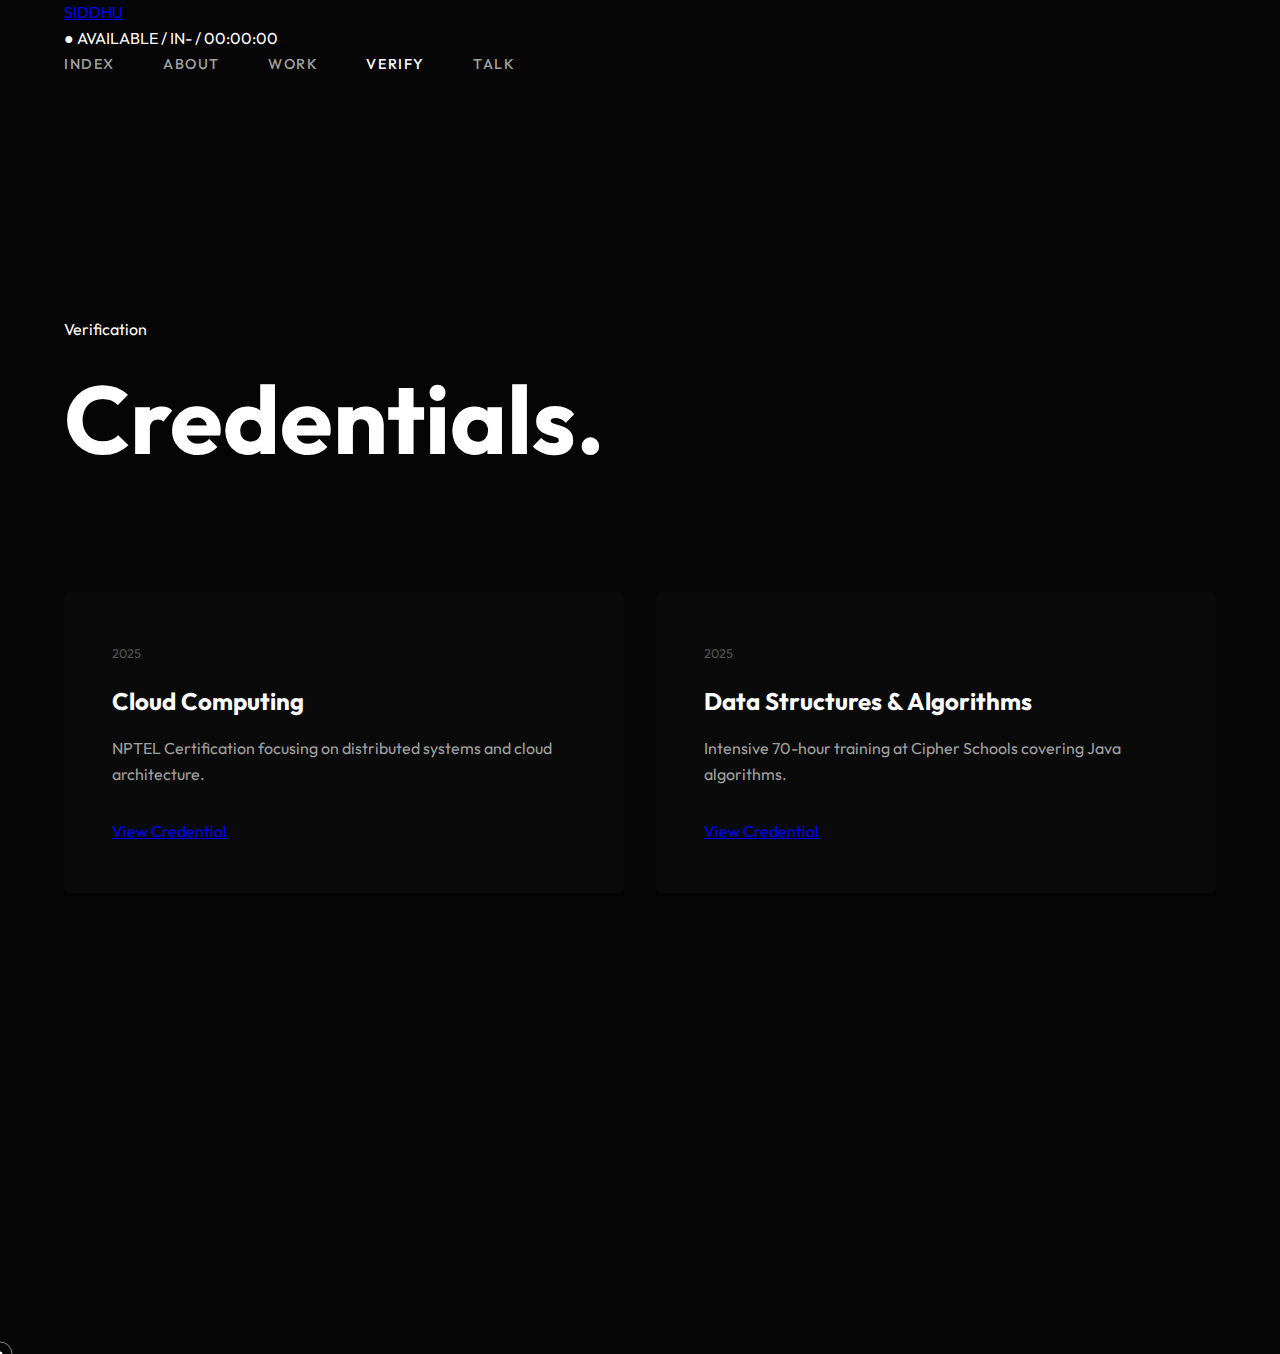
<file: certificates.html>
<!DOCTYPE html>
<html lang="en">

<head>
    <meta charset="UTF-8">
    <meta name="viewport" content="width=device-width, initial-scale=1.0">
    <title>Verify | Siddhu</title>
    <link rel="stylesheet" href="https://cdnjs.cloudflare.com/ajax/libs/font-awesome/6.4.0/css/all.min.css">
    <link rel="stylesheet" href="css/style.css">
</head>

<body>
    <nav class="nav-wrapper">
        <div class="container nav-content">
            <a href="index.html" class="nav-brand scramble-text">SIDDHU</a>
            <div class="nav-status">● AVAILABLE / IN- / 00:00:00</div>
            <ul class="nav-links">
                <li><a href="index.html" class="nav-link">Index</a></li>
                <li><a href="about.html" class="nav-link">About</a></li>
                <li><a href="projects.html" class="nav-link">Work</a></li>
                <li><a href="certificates.html" class="nav-link active">Verify</a></li>
                <li><a href="contact.html" class="nav-link">Talk</a></li>
            </ul>
        </div>
    </nav>

    <main class="container">
        <section class="reveal" style="padding-top: 15rem;">
            <span class="section-label">Verification</span>
            <h1 style="font-size: clamp(3rem, 8vw, 6rem); margin-bottom: 6rem;">Credentials.</h1>

            <div style="display: grid; grid-template-columns: repeat(auto-fill, minmax(400px, 1fr)); gap: 2rem;">
                <div class="reveal"
                    style="background: var(--bg-surface); border: 1px solid var(--border-color); padding: 3rem; border-radius: 8px;">
                    <span style="color: var(--text-muted); font-size: 0.8rem;">2025</span>
                    <h3 style="margin: 1rem 0; font-size: 1.5rem;">Cloud Computing</h3>
                    <p style="color: var(--text-secondary); margin-bottom: 2rem;">NPTEL Certification focusing on
                        distributed systems and cloud architecture.</p>
                    <a href="#" class="btn-premium">View Credential</a>
                </div>
                <div class="reveal"
                    style="background: var(--bg-surface); border: 1px solid var(--border-color); padding: 3rem; border-radius: 8px;">
                    <span style="color: var(--text-muted); font-size: 0.8rem;">2025</span>
                    <h3 style="margin: 1rem 0; font-size: 1.5rem;">Data Structures & Algorithms</h3>
                    <p style="color: var(--text-secondary); margin-bottom: 2rem;">Intensive 70-hour training at Cipher
                        Schools covering Java algorithms.</p>
                    <a href="#" class="btn-premium">View Credential</a>
                </div>
                <div class="reveal"
                    style="background: var(--bg-surface); border: 1px solid var(--border-color); padding: 3rem; border-radius: 8px;">
                    <span style="color: var(--text-muted); font-size: 0.8rem;">2025</span>
                    <h3 style="margin: 1rem 0; font-size: 1.5rem;">MERN Stack Expert</h3>
                    <p style="color: var(--text-secondary); margin-bottom: 2rem;">Comprehensive full-stack development
                        certification from Udemy.</p>
                    <a href="#" class="btn-premium">View Credential</a>
                </div>
            </div>
        </section>
    </main>

    <script src="js/script.js"></script>
</body>

</html>
</file>
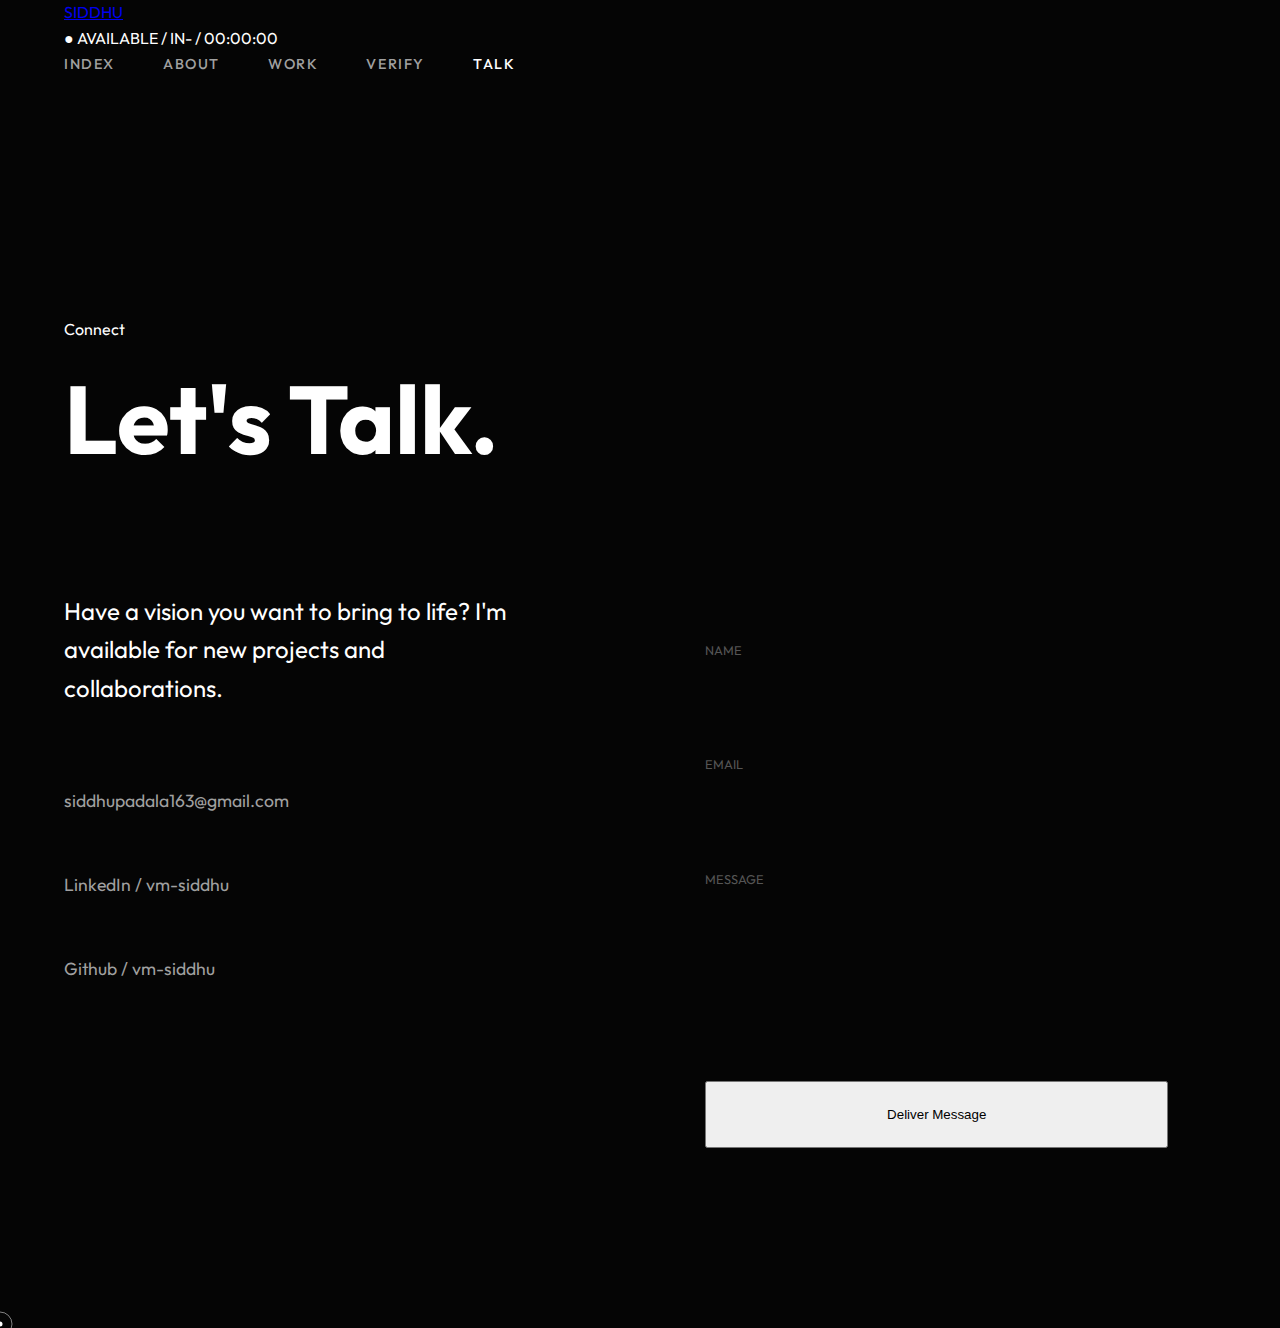
<file: contact.html>
<!DOCTYPE html>
<html lang="en">

<head>
    <meta charset="UTF-8">
    <meta name="viewport" content="width=device-width, initial-scale=1.0">
    <title>Contact | Siddhu</title>
    <link rel="stylesheet" href="https://cdnjs.cloudflare.com/ajax/libs/font-awesome/6.4.0/css/all.min.css">
    <link rel="stylesheet" href="css/style.css">
    <link rel="stylesheet" href="css/contact.css">
</head>

<body>
    <nav class="nav-wrapper">
        <div class="container nav-content">
            <a href="index.html" class="nav-brand scramble-text">SIDDHU</a>
            <div class="nav-status">● AVAILABLE / IN- / 00:00:00</div>
            <ul class="nav-links">
                <li><a href="index.html" class="nav-link">Index</a></li>
                <li><a href="about.html" class="nav-link">About</a></li>
                <li><a href="projects.html" class="nav-link">Work</a></li>
                <li><a href="certificates.html" class="nav-link">Verify</a></li>
                <li><a href="contact.html" class="nav-link active">Talk</a></li>
            </ul>
            <div class="nav-hamburger">
                <span></span>
                <span></span>
                <span></span>
            </div>
        </div>
    </nav>

    <main class="container">
        <section class="reveal pt-responsive">
            <span class="section-label">Connect</span>
            <h1 style="font-size: clamp(3rem, 8vw, 6rem); margin-bottom: 6rem;">Let's Talk.</h1>

            <div class="responsive-grid-contact">
                <div class="contact-info">
                    <p style="font-size: 1.5rem; color: var(--text-primary); margin-bottom: 3rem;">
                        Have a vision you want to bring to life? I'm available for new projects and collaborations.
                    </p>

                    <div style="display: flex; flex-direction: column; gap: 2.5rem;">
                        <a href="mailto:siddhupadala163@gmail.com"
                            style="color: var(--text-secondary); text-decoration: none; font-size: 1.1rem; border-bottom: 1px solid var(--border-color); padding-bottom: 1rem; transition: var(--transition-fast);">
                            siddhupadala163@gmail.com
                        </a>
                        <a href="#"
                            style="color: var(--text-secondary); text-decoration: none; font-size: 1.1rem; border-bottom: 1px solid var(--border-color); padding-bottom: 1rem; transition: var(--transition-fast);">
                            LinkedIn / vm-siddhu
                        </a>
                        <a href="#"
                            style="color: var(--text-secondary); text-decoration: none; font-size: 1.1rem; border-bottom: 1px solid var(--border-color); padding-bottom: 1rem; transition: var(--transition-fast);">
                            Github / vm-siddhu
                        </a>
                    </div>
                </div>

                <div class="contact-form reveal">
                    <form style="display: grid; gap: 2rem;">
                        <div style="display: grid; gap: 0.5rem;">
                            <label
                                style="font-size: 0.8rem; color: var(--text-muted); text-transform: uppercase;">Name</label>
                            <input type="text"
                                style="background: transparent; border: none; border-bottom: 1px solid var(--border-color); padding: 1rem 0; color: #fff; font-size: 1.2rem; outline: none; transition: border-color 0.3s;"
                                onfocus="this.style.borderColor='#fff'"
                                onblur="this.style.borderColor='rgba(255,255,255,0.08)'">
                        </div>
                        <div style="display: grid; gap: 0.5rem;">
                            <label
                                style="font-size: 0.8rem; color: var(--text-muted); text-transform: uppercase;">Email</label>
                            <input type="email"
                                style="background: transparent; border: none; border-bottom: 1px solid var(--border-color); padding: 1rem 0; color: #fff; font-size: 1.2rem; outline: none; transition: border-color 0.3s;"
                                onfocus="this.style.borderColor='#fff'"
                                onblur="this.style.borderColor='rgba(255,255,255,0.08)'">
                        </div>
                        <div style="display: grid; gap: 0.5rem;">
                            <label
                                style="font-size: 0.8rem; color: var(--text-muted); text-transform: uppercase;">Message</label>
                            <textarea rows="4"
                                style="background: transparent; border: none; border-bottom: 1px solid var(--border-color); padding: 1rem 0; color: #fff; font-size: 1.2rem; outline: none; transition: border-color 0.3s; resize: none;"
                                onfocus="this.style.borderColor='#fff'"
                                onblur="this.style.borderColor='rgba(255,255,255,0.08)'"></textarea>
                        </div>
                        <button type="submit" class="btn-premium"
                            style="margin-top: 2rem; padding: 1.5rem 3rem;">Deliver Message</button>
                    </form>
                </div>
            </div>
        </section>
    </main>

    <script src="js/script.js"></script>
</body>

</html>
</file>
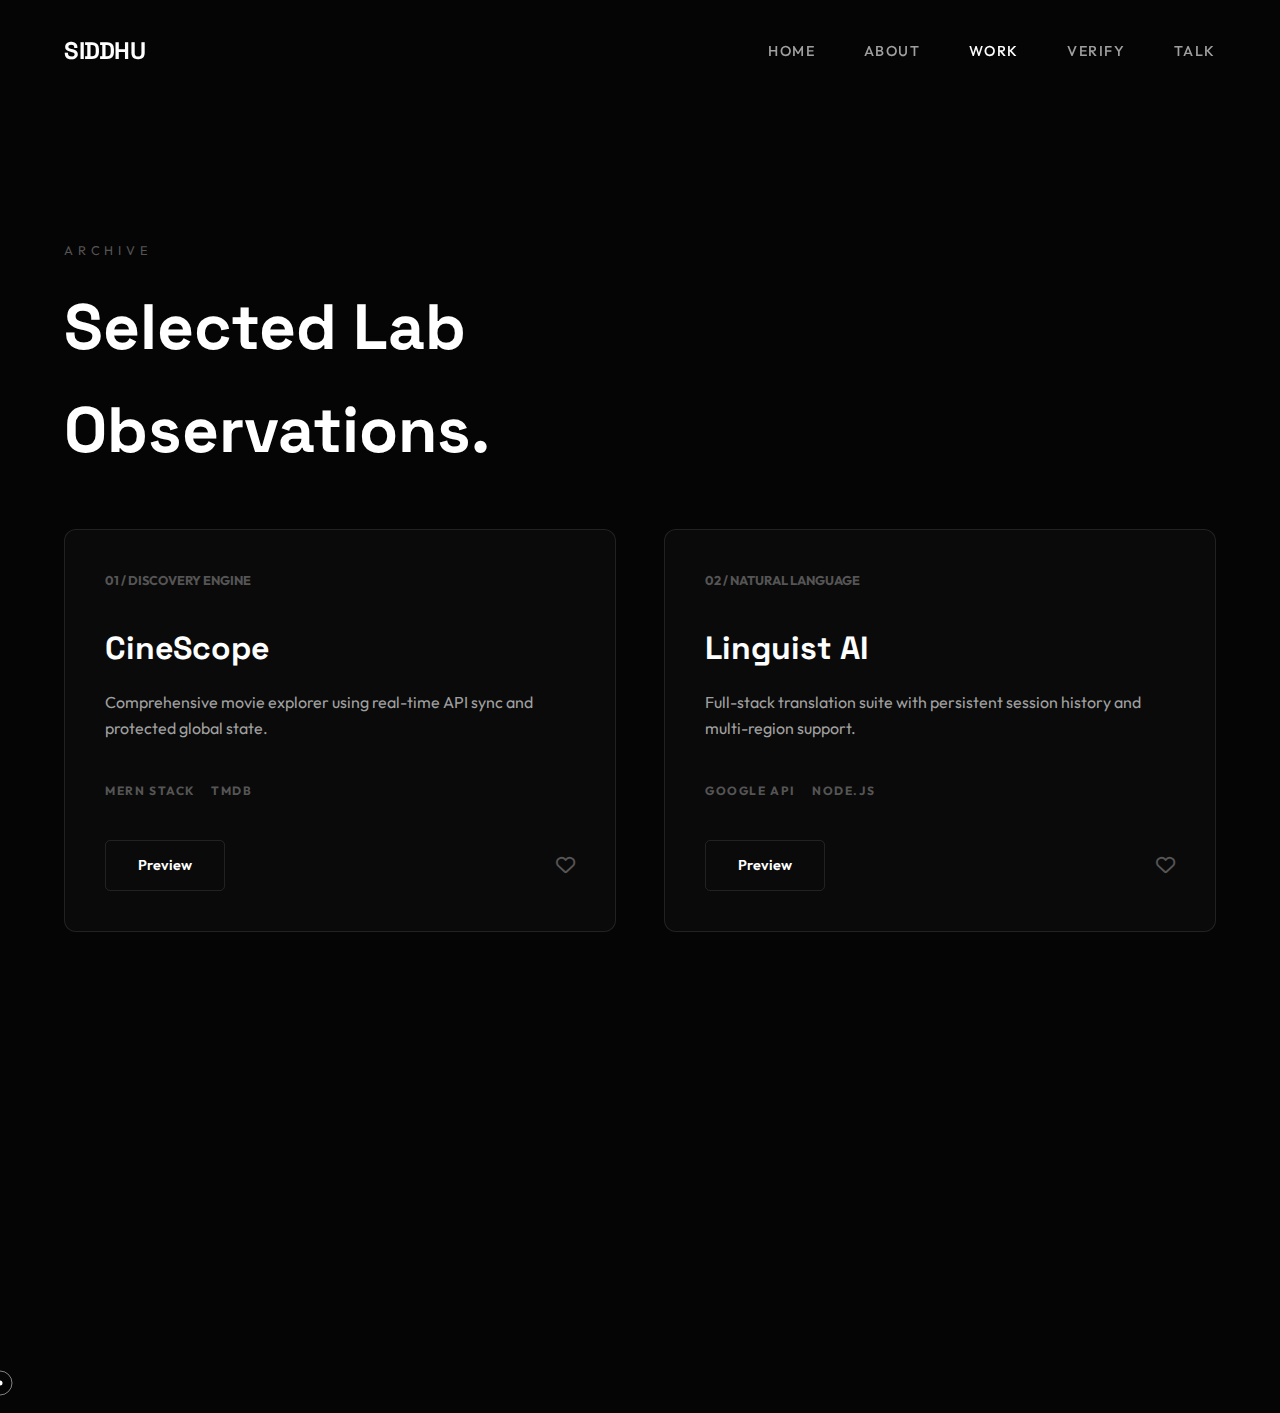
<file: projects.html>
<!DOCTYPE html>
<html lang="en">

<head>
    <meta charset="UTF-8">
    <meta name="viewport" content="width=device-width, initial-scale=1.0">
    <title>Work | Siddhu Padala</title>
    <link rel="stylesheet" href="https://cdnjs.cloudflare.com/ajax/libs/font-awesome/6.4.0/css/all.min.css">
    <link rel="stylesheet" href="css/style.css">
    <link rel="stylesheet" href="css/projects.css">
</head>

<body>
    <nav class="navbar">
        <div class="container nav-container">
            <a href="index.html" class="logo">SIDDHU</a>
            <ul class="nav-links">
                <li><a href="index.html" class="nav-link">Home</a></li>
                <li><a href="about.html" class="nav-link">About</a></li>
                <li><a href="projects.html" class="nav-link active">Work</a></li>
                <li><a href="certificates.html" class="nav-link">Verify</a></li>
                <li><a href="contact.html" class="nav-link">Talk</a></li>
            </ul>
        </div>
    </nav>

    <main class="container" style="padding-top: 15rem;">
        <header class="reveal">
            <span class="section-tag">Archive</span>
            <h1 class="section-title">Selected Lab <br>Observations.</h1>
        </header>

        <div class="projects-grid">

            <!-- Project 01 -->
            <div class="project-card reveal">
                <span class="project-number">01 / DISCOVERY ENGINE</span>
                <h2 class="project-title">CineScope</h2>
                <p class="project-desc">
                    Comprehensive movie explorer using real-time API sync and protected global state.
                </p>
                <div class="project-tags">
                    <span class="tag">MERN Stack</span>
                    <span class="tag">TMDB</span>
                </div>
                <div class="project-actions">
                    <a href="https://cinescope-1-kmoz.onrender.com/" target="_blank" class="btn btn-outline">Preview</a>
                    <button class="like-btn"><i class="far fa-heart"></i></button>
                </div>
            </div>

            <!-- Project 02 -->
            <div class="project-card reveal">
                <span class="project-number">02 / NATURAL LANGUAGE</span>
                <h2 class="project-title">Linguist AI</h2>
                <p class="project-desc">
                    Full-stack translation suite with persistent session history and multi-region support.
                </p>
                <div class="project-tags">
                    <span class="tag">Google API</span>
                    <span class="tag">Node.js</span>
                </div>
                <div class="project-actions">
                    <a href="https://language-translator-sigma-five.vercel.app/" target="_blank" class="btn btn-outline">Preview</a>
                    <button class="like-btn"><i class="far fa-heart"></i></button>
                </div>
            </div>

            <!-- Project 03 -->
            <div class="project-card reveal">
                <span class="project-number">03 / CRM SYSTEMS</span>
                <h2 class="project-title">Pet Safety Sync</h2>
                <p class="project-desc">
                    Centralized management system for animal welfare and adoption tracking.
                </p>
                <div class="project-tags">
                    <span class="tag">PHP</span>
                    <span class="tag">MySQL</span>
                </div>
                <div class="project-actions">
                    <a href="http://petfinder.infinityfreeapp.com/" target="_blank" class="btn btn-outline">Study</a>
                    <button class="like-btn"><i class="far fa-heart"></i></button>
                </div>
            </div>

        </div>
    </main>

    <script src="js/script.js"></script>
</body>

</html>
</file>
<file: css/style.css>
@import url('https://fonts.googleapis.com/css2?family=Outfit:wght@300;400;500;600;700;800&family=Space+Grotesk:wght@300;400;500;600;700&display=swap');

:root {
    --bg-black: #050505;
    --bg-surface: #0a0a0a;
    --bg-card: #0f0f0f;
    --text-primary: #ffffff;
    --text-secondary: #a0a0a0;
    --text-muted: #555555;
    --accent: #ffffff;
    --border: rgba(255, 255, 255, 0.1);
    --border-hover: rgba(255, 255, 255, 0.2);

    --font-main: 'Outfit', sans-serif;
    --font-heading: 'Space Grotesk', sans-serif;

    --transition: all 0.5s cubic-bezier(0.2, 1, 0.3, 1);
}

* {
    margin: 0;
    padding: 0;
    box-sizing: border-box;
    -webkit-font-smoothing: antialiased;
}

body {
    background-color: var(--bg-black);
    color: var(--text-primary);
    font-family: var(--font-main);
    line-height: 1.6;
    overflow-x: hidden;
}

/* Scroll Progress */
.scroll-bar {
    position: fixed;
    top: 0;
    left: 0;
    height: 2px;
    background: #fff;
    z-index: 9999;
}

.container {
    max-width: 1400px;
    margin: 0 auto;
    padding: 0 4rem;
}

@media (max-width: 768px) {
    .container {
        padding: 0 1.5rem;
    }
}

/* Custom Cursor - Refined */
.cursor {
    width: 25px;
    height: 25px;
    border: 1px solid rgba(255, 255, 255, 0.5);
    border-radius: 50%;
    position: fixed;
    pointer-events: none;
    z-index: 10000;
    transition: transform 0.2s cubic-bezier(0.175, 0.885, 0.32, 1.275), background 0.3s;
    transform: translate(-50%, -50%);
}

.cursor-dot {
    width: 5px;
    height: 5px;
    background: #fff;
    border-radius: 50%;
    position: fixed;
    pointer-events: none;
    z-index: 10001;
    transform: translate(-50%, -50%);
}

.cursor-grow {
    transform: translate(-50%, -50%) scale(2.5);
    background: rgba(255, 255, 255, 0.1);
    border-color: #fff;
}

/* Navbar - Clean & Functional */
.navbar {
    position: fixed;
    top: 0;
    width: 100%;
    z-index: 1000;
    padding: 2rem 0;
    transition: var(--transition);
}

.navbar.scrolled {
    padding: 1.2rem 0;
    background: rgba(5, 5, 5, 0.8);
    backdrop-filter: blur(15px);
    border-bottom: 1px solid var(--border);
}

.nav-container {
    display: flex;
    justify-content: space-between;
    align-items: center;
}

.logo {
    font-family: var(--font-heading);
    font-weight: 700;
    font-size: 1.5rem;
    color: #fff;
    text-decoration: none;
    letter-spacing: -0.5px;
}

.nav-links {
    display: flex;
    list-style: none;
    gap: 3rem;
    align-items: center;
}

.nav-link {
    text-decoration: none;
    color: var(--text-secondary);
    font-size: 0.9rem;
    font-weight: 500;
    text-transform: uppercase;
    letter-spacing: 0.1rem;
    transition: var(--transition);
}

.nav-link:hover,
.nav-link.active {
    color: #fff;
}

.pt-responsive {
    padding-top: 15rem;
}

@media (max-width: 768px) {
    .pt-responsive {
        padding-top: 8rem;
    }
}

/* Responsive Grid Utilities for Secondary Pages */
.responsive-grid-2 {
    display: grid;
    grid-template-columns: 1.5fr 1fr;
    gap: 6rem;
    align-items: start;
}

@media (max-width: 992px) {
    .responsive-grid-2 {
        grid-template-columns: 1fr;
        gap: 3rem;
    }
}

.responsive-grid-contact {
    display: grid;
    grid-template-columns: 1fr 1.2fr;
    gap: 8rem;
    align-items: start;
}

@media (max-width: 992px) {
    .responsive-grid-contact {
        grid-template-columns: 1fr;
        gap: 4rem;
    }
}

/* Mobile Nav for Secondary Pages */
.nav-hamburger {
    display: none;
    flex-direction: column;
    gap: 6px;
    cursor: pointer;
    z-index: 1002;
}

.nav-hamburger span {
    display: block;
    width: 24px;
    height: 2px;
    background: #fff;
    border-radius: 2px;
    transition: 0.3s;
}

@media (max-width: 768px) {
    .nav-links {
        display: none;
    }
    
    .nav-hamburger {
        display: flex;
    }
    
    .nav-links.active {
        display: flex;
        position: fixed;
        inset: 0;
        background: rgba(5, 5, 5, 0.98);
        backdrop-filter: blur(20px);
        flex-direction: column;
        justify-content: center;
        align-items: center;
        z-index: 1001;
        gap: 2.5rem;
    }
    
    .nav-links.active .nav-link {
        font-size: 2rem;
    }
}

/* Buttons */
.btn-group {
    display: flex;
    gap: 1.5rem;
}

.btn {
    padding: 0.8rem 2rem;
    border-radius: 5px;
    font-size: 0.9rem;
    font-weight: 600;
    text-decoration: none;
    transition: var(--transition);
    display: inline-flex;
    align-items: center;
    gap: 0.8rem;
    cursor: pointer;
}

.btn-primary {
    background: #fff;
    color: #000;
    border: 1px solid #fff;
}

.btn-primary:hover {
    background: transparent;
    color: #fff;
}

.btn-outline {
    background: transparent;
    color: #fff;
    border: 1px solid var(--border);
}

.btn-outline:hover {
    border-color: #fff;
}

/* Reveal Animation */
.reveal {
    opacity: 0;
    transform: translateY(30px);
    transition: var(--transition);
}

.reveal.active {
    opacity: 1;
    transform: translateY(0);
}

/* Sections */
section {
    padding: 8rem 0;
}

.section-tag {
    font-size: 0.8rem;
    color: var(--text-muted);
    text-transform: uppercase;
    letter-spacing: 0.3rem;
    margin-bottom: 1rem;
    display: block;
}

.section-title {
    font-family: var(--font-heading);
    font-size: clamp(2.5rem, 5vw, 4rem);
    font-weight: 700;
    margin-bottom: 3rem;
    color: #fff;
}

/* ─── Global overflow guard for secondary pages ─── */
/* Only set overflow-x:hidden on body, NOT on html.
   Setting on both html+body makes the browser treat it as a scroll
   container and breaks all position:fixed elements (nav overlays etc.) */
body {
    overflow-x: hidden;
}

@media (max-width: 768px) {
    section {
        padding: 4rem 0;
        overflow-x: hidden;
    }

    .responsive-grid-2 {
        grid-template-columns: 1fr;
        gap: 3rem;
        overflow: hidden;
    }

    .responsive-grid-contact {
        grid-template-columns: 1fr;
        gap: 3rem;
        overflow: hidden;
    }

    .project-card {
        padding: 1.5rem;
    }

    .section-tag {
        letter-spacing: 0.15rem;
    }

    .btn-group {
        flex-direction: column;
        gap: 1rem;
    }
}
</file>
<file: css/contact.css>
.contact-grid {
    display: grid;
    grid-template-columns: 1fr 1fr;
    gap: 4rem;
    margin-top: 2rem;
}

.contact-info {
    display: flex;
    flex-direction: column;
    gap: 2rem;
}

.contact-card {
    background: var(--glass);
    border: 1px solid var(--glass-border);
    padding: 2rem;
    border-radius: 15px;
    display: flex;
    align-items: center;
    gap: 1.5rem;
    transition: var(--transition);
}

.contact-card:hover {
    border-color: var(--primary);
    transform: scale(1.02);
}

.contact-icon {
    font-size: 2rem;
    color: var(--primary);
}

.contact-detail h3 {
    font-size: 1.1rem;
    margin-bottom: 0.2rem;
}

.contact-detail p {
    color: var(--text-muted);
}

.contact-form {
    background: var(--glass);
    padding: 3rem;
    border-radius: 20px;
    border: 1px solid var(--glass-border);
}

.form-group {
    margin-bottom: 1.5rem;
}

.form-group label {
    display: block;
    margin-bottom: 0.5rem;
    font-weight: 500;
}

.form-group input,
.form-group textarea {
    width: 100%;
    padding: 1rem;
    background: rgba(255, 255, 255, 0.05);
    border: 1px solid var(--glass-border);
    border-radius: 8px;
    color: #fff;
    font-family: inherit;
}

.form-group input:focus,
.form-group textarea:focus {
    outline: none;
    border-color: var(--primary);
}

@media (max-width: 930px) {
    .contact-grid {
        grid-template-columns: 1fr;
    }
}
</file>
<file: css/projects.css>
.projects-grid {
    display: grid;
    grid-template-columns: repeat(auto-fill, minmax(400px, 1fr));
    gap: 3rem;
}

@media (max-width: 768px) {
    .projects-grid {
        grid-template-columns: 1fr;
    }
}

.project-card {
    background: var(--bg-surface);
    border: 1px solid var(--border);
    border-radius: 12px;
    padding: 2.5rem;
    height: 100%;
    display: flex;
    flex-direction: column;
    transition: var(--transition);
    position: relative;
    overflow: hidden;
}

.project-card:hover {
    border-color: #fff;
    transform: translateY(-5px);
}

.project-number {
    font-size: 0.8rem;
    color: var(--text-muted);
    font-weight: 700;
    margin-bottom: 2rem;
    display: block;
}

.project-title {
    font-family: var(--font-heading);
    font-size: 2rem;
    font-weight: 700;
    margin-bottom: 1rem;
    color: #fff;
}

.project-desc {
    font-size: 1rem;
    color: var(--text-secondary);
    margin-bottom: 2.5rem;
    flex-grow: 1;
}

.project-tags {
    display: flex;
    flex-wrap: wrap;
    gap: 1rem;
    margin-bottom: 2.5rem;
}

.tag {
    font-size: 0.75rem;
    color: var(--text-muted);
    text-transform: uppercase;
    font-weight: 700;
    letter-spacing: 0.1rem;
}

.project-actions {
    display: flex;
    gap: 1.5rem;
    align-items: center;
}

.project-link {
    color: #fff;
    text-decoration: none;
    font-size: 1.2rem;
    transition: var(--transition);
}

.project-link:hover {
    color: var(--text-secondary);
    transform: translateY(-2px);
}

.like-btn {
    background: transparent;
    border: none;
    color: var(--text-muted);
    font-size: 1.2rem;
    cursor: pointer;
    transition: var(--transition);
    margin-left: auto;
}

.like-btn.active {
    color: #ff3e3e;
    animation: bounce 0.4s ease;
}

@keyframes bounce {
    50% {
        transform: scale(1.3);
    }
}
</file>
